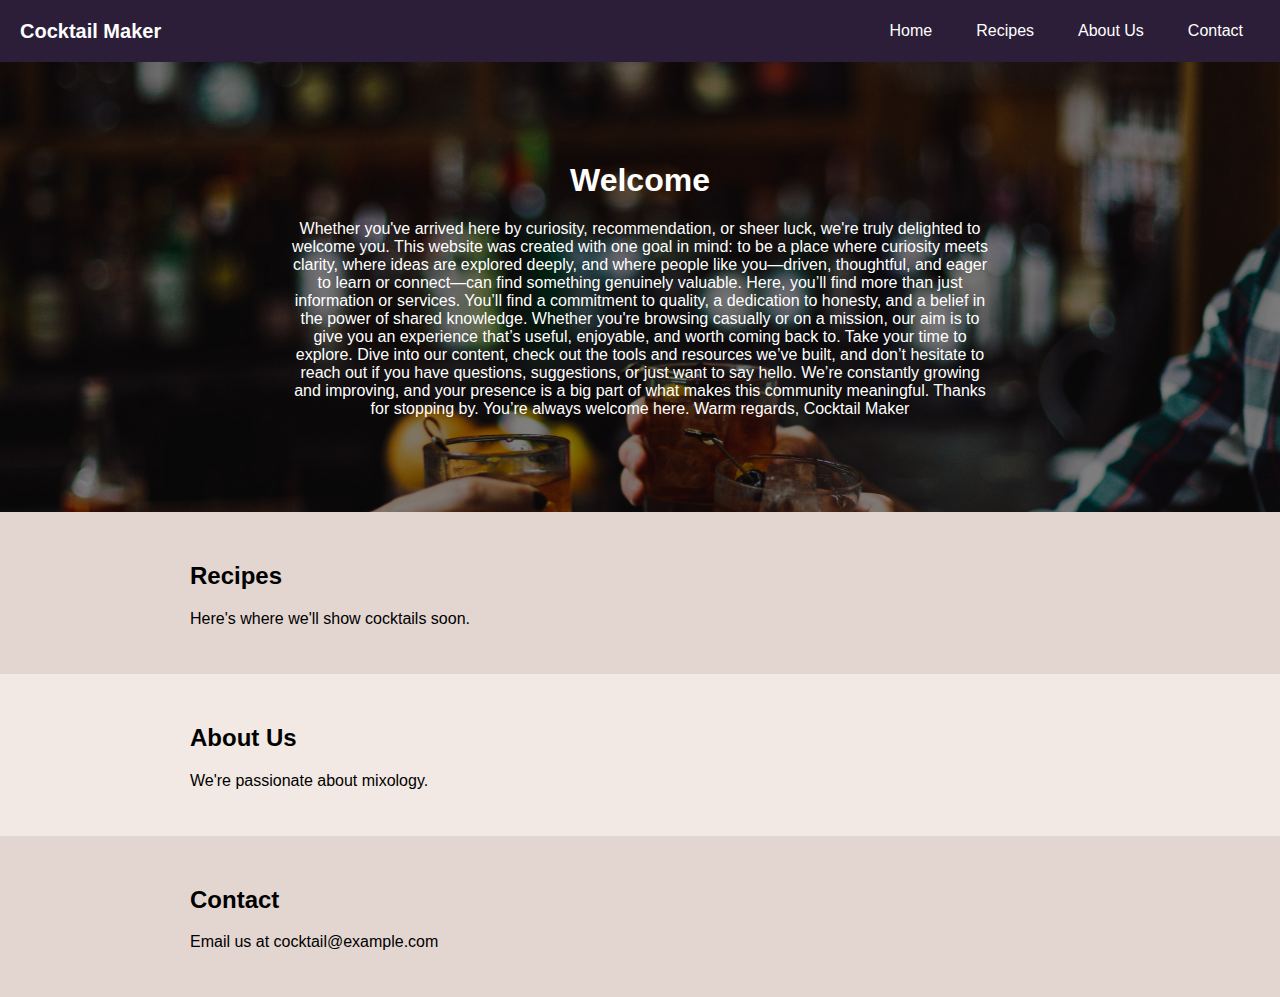
<file: index.html>
<!DOCTYPE html>
<html lang="en">
<head>
  <meta name="viewport" content="width=device-width, initial-scale=1" />
  <link rel="icon" type="image/png" href="Wine-removebg-preview.png">

  <meta charset="UTF-8" />
  <title>Cocktail Maker</title>
  <style>
    form {
      width: 100vw; /* or 100% if container spans full width */
      margin: 0;
      padding: 0; /* adjust if needed */
      background-color: your-color;
    }

    body::before {
      content: "";
      position: fixed;
      top: 0; left: 0; right: 0; bottom: 0;
      background-color: rgba(0, 0, 0, 0.65);
      z-index: -1;
    }

    body {
      margin: 0;
      font-family: Arial, sans-serif;
      text-align: center;
      background-color: #000; /* fallback if image missing */
      color: white;
      position: relative;
    }

    .navbar {
      background-color: #2c1e38;
      backdrop-filter: blur(8px);
      -webkit-backdrop-filter: blur(8px);
      top: 0;
      overflow: visible;
      padding: 10px 20px;
      display: flex;
      justify-content: space-between;
      align-items: center;
      position: relative;
      z-index: 1000000;
    }

    .navbar .logo a {
      color: #ffffff;
      text-decoration: none;
      font-weight: bold;
      font-size: 20px;
    }

    .logo img {
      height: 40px;
      width: auto;
      display: block;
    }

    .navbar .nav-links {
      display: flex;
      gap: 10px;
    }

    .navbar .nav-links a {
      color: #ffffff;
      text-decoration: none;
      padding: 10px 15px;
      border: 2px solid transparent;
      border-radius: 4px;
      transition: background 0.25s, border 0.25s;
    }

    .navbar a:hover {
      border: 2px solid white;
      border-radius: 4px;
      padding: 10px 15px;
    }

    .hamburger {
      display: none;
      flex-direction: column;
      cursor: pointer;
    }

    .hamburger div {
      width: 15px;
      height: 1px;
      background-color: white;
      margin: 2px 0;
      transition: all 0.3s ease;
      transform-origin: center;
    }

    @media (max-width: 600px) {
      .navbar .nav-links {
        position: fixed;
        top: 60px;
        left: -100%;
        width: 100vw;
        height: 100vh;
        background-color: #2c1e38;
        flex-direction: column;
        justify-content: center;
        align-items: center;
        transition: left 0.3s ease;
        z-index: 11000;
      }

      .navbar .nav-links.active {
        left: 0;
      }
      .navbar .nav-links a {
        font-size: 24px;
        padding: 20px;
        color: white;
      }

      .hamburger {
        display: flex;
        z-index: 1101;
      }
    }

    /* Hamburger active (X) state */
    .hamburger.open div:nth-child(1) {
      transform: rotate(45deg) translate(3.5px, 3.5px);
    }

    .hamburger.open div:nth-child(2) {
      opacity: 0;
    }

    .hamburger.open div:nth-child(3) {
      transform: rotate(-45deg) translate(3.5px, -3.5px);
    }

    /* Hero section with background image */
    .hero {
      height: 450px; /* adjust height */
      background-image: url('Website_BG.jpg');
      background-size: cover;
      background-position: center;
      position: relative;
      display: flex;
      justify-content: center;
      align-items: center;
      text-align: center;
      color: white;
      padding: 0 20px;
    }

    /* Dark overlay on hero */
    .hero::after {
      content: '';
      position: absolute;
      top: 0; left: 0; right: 0; bottom: 0;
      background: rgba(0, 0, 0, 0.5);
      z-index: 1;
    }

    /* Text container inside hero */
    .hero-text {
      position: relative;
      z-index: 2;
      max-width: 700px;
    }

    /* Sections with full width backgrounds */
    section {
      padding: 30px 0;
      color: #000;
    }

    /* Container to center content inside sections */
    section .container {
      max-width: 900px;
      margin: 0 auto;
      padding: 0 20px;
      text-align: left;
    }

    /* Individual section background colors */
    #recipes {
      background-color: #e3d6d0; /* purple */
    }

    #services {
      background-color: #f2e9e4; /* lighter */
    }

    #contact {
      background-color: #e3d6d0;
    }
  </style>
</head>

<body>
  <div class="navbar">
    <div class="logo">
      <a href="https://edodd2004.github.io/cocktail-maker/">Cocktail Maker</a>
    </div>

    <div class="hamburger" id="hamburger" onclick="toggleMenu()">
      <div></div>
      <div></div>
      <div></div>
    </div>

    <div class="nav-links" id="navLinks">
      <a href="https://edodd2004.github.io/cocktail-maker/">Home</a>
      <a href="#recipes">Recipes</a>
      <a href="#services">About Us</a>
      <a href="#contact">Contact</a>
    </div>
  </div>

  <section class="hero">
    <div class="hero-text">
      <h1>Welcome</h1>
      <p>Whether you've arrived here by curiosity, recommendation, or sheer luck, we're truly delighted to welcome you.

      This website was created with one goal in mind: to be a place where curiosity meets clarity, where ideas are explored deeply, and where people like you—driven, thoughtful, and eager to learn or connect—can find something genuinely valuable.

      Here, you’ll find more than just information or services. You’ll find a commitment to quality, a dedication to honesty, and a belief in the power of shared knowledge. Whether you're browsing casually or on a mission, our aim is to give you an experience that’s useful, enjoyable, and worth coming back to.

      Take your time to explore. Dive into our content, check out the tools and resources we’ve built, and don’t hesitate to reach out if you have questions, suggestions, or just want to say hello. We’re constantly growing and improving, and your presence is a big part of what makes this community meaningful.

      Thanks for stopping by. You’re always welcome here.

      Warm regards,

      Cocktail Maker
      </p>
    </div>
  </section>

  <section id="recipes">
    <div class="container">
      <h2>Recipes</h2>
      <p>Here's where we'll show cocktails soon.</p>
    </div>
  </section>

  <section id="services">
    <div class="container">
      <h2>About Us</h2>
      <p>We're passionate about mixology.</p>
    </div>
  </section>

  <section id="contact">
    <div class="container">
      <h2>Contact</h2>
      <p>Email us at cocktail@example.com</p>
    </div>
  </section>

  <script>
    function toggleMenu() {
      const navLinks = document.getElementById("navLinks");
      const hamburger = document.getElementById("hamburger");

      navLinks.classList.toggle("active");
      hamburger.classList.toggle("open");
    }
  </script>
</body>
</html>
</file>
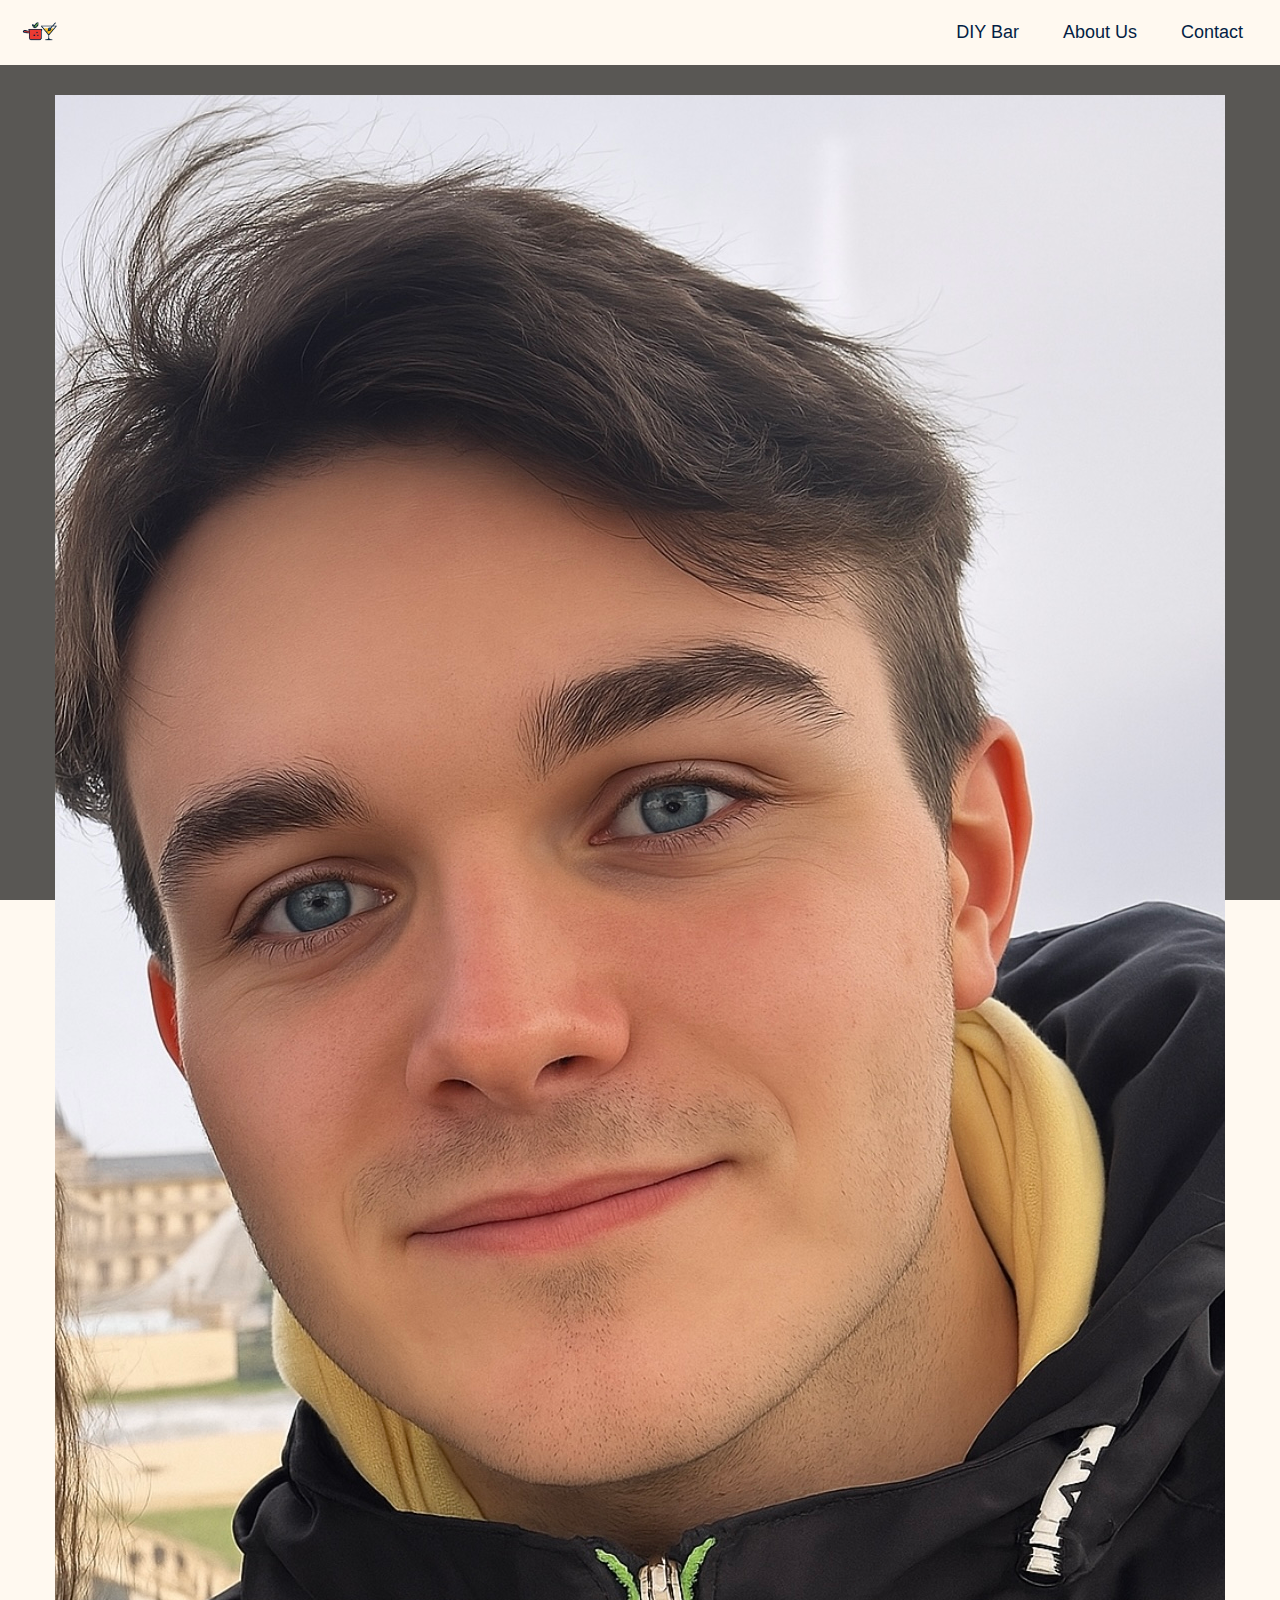
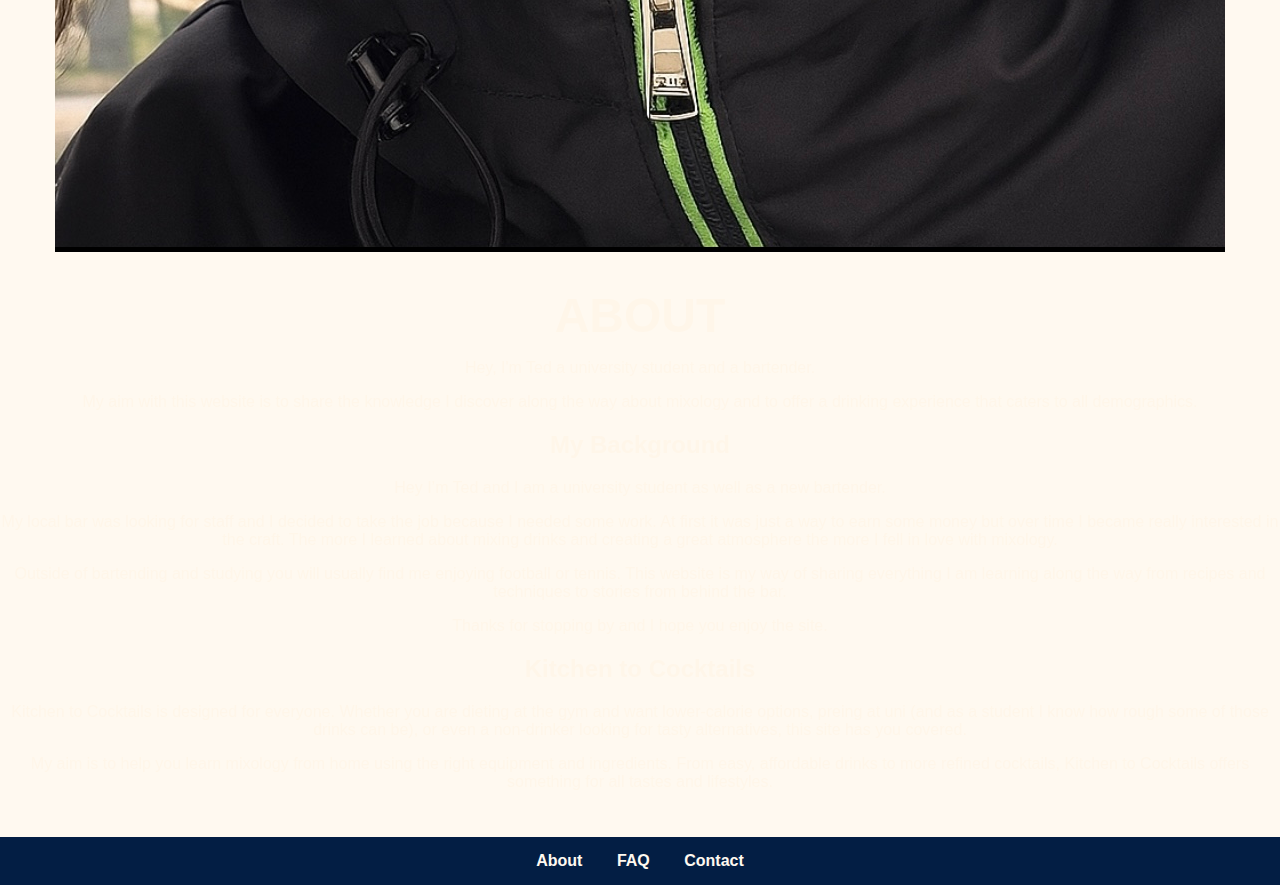
<file: about.html>
<!DOCTYPE html>
<html lang="en">
<head>
  <meta name="viewport" content="width=device-width, initial-scale=1" />
  <link rel="icon" type="image/png" href="Website_Logo.png">
  <meta charset="UTF-8" />
  <title>Cocktail Maker - About Us</title>
  <link rel="stylesheet" href="style.css">
</head>

<body>
  <!-- Navbar: keep as is, shared on all pages -->
  <div class="navbar">
    <div class="logo">
      <a href="index.html">
        <img src="Website_Logo.png" alt="Cocktail Maker Logo" />
      </a>
    </div>

    <div class="hamburger" id="hamburger" onclick="toggleMenu()">
      <div></div>
      <div></div>
      <div></div>
    </div>

    <div class="nav-links" id="navLinks">
      <a href="diy_bar.html">DIY Bar</a>
      <a href="about.html">About Us</a>
      <a href="contact.html">Contact</a>
    </div>
  </div>

  <!-- Photo centered below navbar -->
 <section class="about-section">
  <!-- Photo inside about-section to sit over background -->
  <div class="about-photo-container">
    <img src="About_Us_Photo.PNG" alt="Photo of me" class="about-photo" />
  </div>

  <h1>ABOUT</h1>
  <div class="about-heading-line"></div>
  <p>Hey, I'm Ted a university student and a bartender.</p>

<p>My aim with this website is to share the knowledge I discover along the way about mixology and to offer a drinking experience that caters to all demographics.</p>


  <div class="ethos-content">
    <div>
      <h2>My Background</h2>
       <div class="about-heading-line"></div>
     <p>Hey I’m Ted and I am a university student as well as a new bartender.</p>

<p>My local bar was looking for staff and I decided to take the job because I needed some work. At first it was just a way to earn some money but over time I became really interested in the craft. The more I learned about mixing drinks and creating a great atmosphere the more I fell in love with mixology.</p>

<p>Outside of bartending and studying you will usually find me enjoying football or tennis. This website is my way of sharing everything I am learning along the way from recipes and techniques to stories from behind the bar.</p>

<p>Thanks for stopping by and I hope you enjoy the site.</p>

    </div>
  </div>

    <!-- Moved below photo section and centered -->
    <div class="ethos-content">
      <h2 class="ethos-heading">Kitchen to Cocktails</h2>
       <div class="about-heading-line"></div>
     <p>Kitchen to Cocktails is designed for everyone. Whether you are dieting at the gym and want lower-calorie options, preing at uni (and as a student I know how rough some of those drinks can be), or even a non-drinker looking for tasty alternatives, this site has you covered.</p>

<p>My aim is to help you learn mixology from home using the right equipment and ingredients. From easy, affordable drinks to more refined cocktails, Kitchen to Cocktails offers something for all tastes and lifestyles.</p>

      <div class="ethos-images">
      </div>
    </div>
  </section>

  <!-- Navbar toggle script -->
  <script>
    function toggleMenu() {
      const navLinks = document.getElementById("navLinks");
      const hamburger = document.getElementById("hamburger");

      navLinks.classList.toggle("active");
      hamburger.classList.toggle("open");
    }
  </script>

  <footer class="site-footer">
    <div class="footer-links">
      <a href="about.html">About</a>
      <a href="FAQ.html">FAQ</a>
      <a href="contact.html">Contact</a>
    </div>
  </footer>
</body>
</html>
</file>
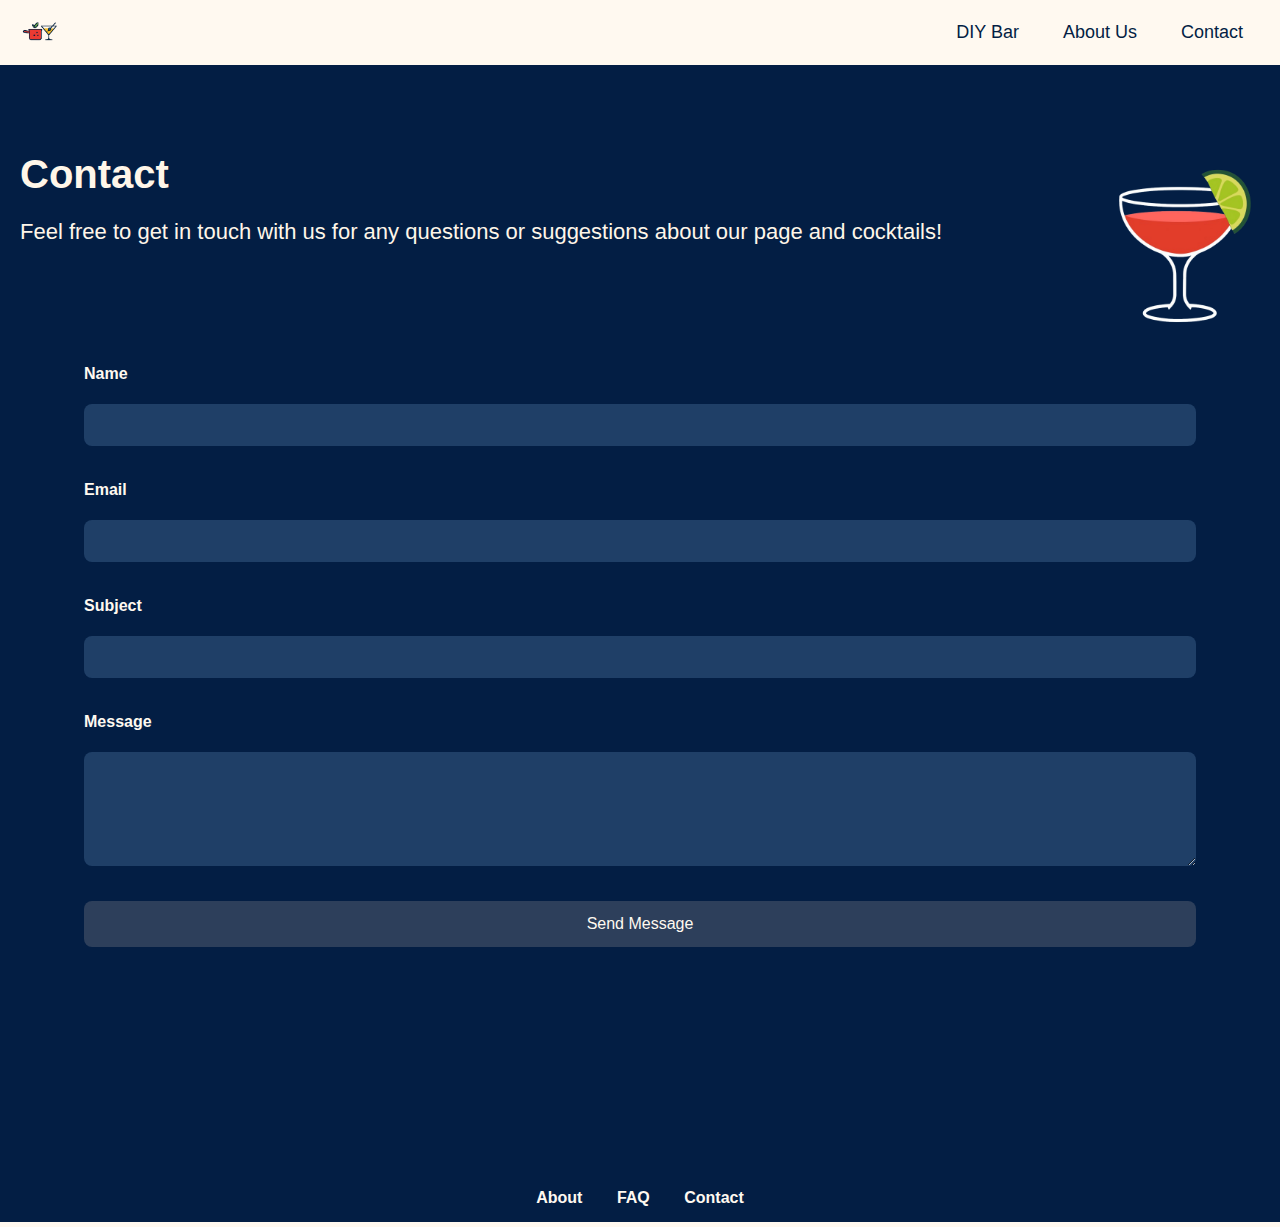
<file: contact.html>
<!DOCTYPE html>
<html lang="en">
<head>
  <meta name="viewport" content="width=device-width, initial-scale=1" />
  <link rel="icon" type="image/png" href="Website_Logo.png" />
  <meta charset="UTF-8" />
  <title>Contact - Kitchen to Cocktail</title>
  <link rel="stylesheet" href="style.css" />
</head>

<body>
  <div class="navbar">
    <div class="logo">
      <a href="index.html">
        <img src="Website_Logo.png" alt="Cocktail Maker Logo" />
      </a>
    </div>

    <div class="hamburger" id="hamburger">
      <div></div>
      <div></div>
      <div></div>
    </div>

    <div class="nav-links" id="navLinks">
      <a href="diy_bar.html">DIY Bar</a>
      <a href="about.html">About Us</a>
      <a href="contact.html">Contact</a>
    </div>
  </div>

  <section id="contact">
    <img src="Contact_Us_Logo-removebg-preview.png" alt="Contact Us Logo" class="top-right-photo" />
    <h1>Contact</h1>
    <p>Feel free to get in touch with us for any questions or suggestions about our page and cocktails!</p>

    <form class="contact-form" action="https://formspree.io/f/meozqnbj" method="POST">
      <label for="name">Name</label>
      <input id="name" name="name" type="text" required data-maxwords="10" />

      <label for="email">Email</label>
      <input id="email" name="email" type="email" required data-maxwords="1" />

      <label for="subject">Subject</label>
      <input id="subject" name="subject" type="text" data-maxwords="5" />

      <label for="message">Message</label>
      <textarea id="message" name="message" rows="5" required data-maxwords="50"></textarea>

      <button type="submit">Send Message</button>
      <p id="form-status" style="margin-top: 1em;"></p>
    </form>
  </section>

  <script>
    document.addEventListener("DOMContentLoaded", () => {
      // Toggle nav menu
      const navLinks = document.getElementById("navLinks");
      const hamburger = document.getElementById("hamburger");

      hamburger.addEventListener("click", () => {
        navLinks.classList.toggle("active");
        hamburger.classList.toggle("open");
      });

      // Word limit enforcement
      document.querySelectorAll('[data-maxwords]').forEach((field) => {
        field.addEventListener('input', () => {
          const maxWords = parseInt(field.getAttribute('data-maxwords'), 10);
          const words = field.value.trim().split(/\s+/);
          if (words.length > maxWords) {
            field.value = words.slice(0, maxWords).join(' ');
          }
        });
      });

      // Form submission with feedback
      const form = document.querySelector(".contact-form");
      const status = document.getElementById("form-status");

      form.addEventListener("submit", async (e) => {
        e.preventDefault();
        const data = new FormData(form);
        const response = await fetch(form.action, {
          method: form.method,
          body: data,
          headers: { 'Accept': 'application/json' }
        });

        if (response.ok) {
          status.textContent = "✅ Thanks for your message!";
          status.style.color = "green";
          form.reset();
        } else {
          status.textContent = "❌ Oops! Something went wrong.";
          status.style.color = "red";
        }
      });
    });

    <div id="thankYouPopup" class="popup hidden">
    <div class="popup-content">
      <span class="close-btn" id="closePopup">&times;</span>
      <h2>Thank you!</h2>
      <p>Your message has been sent.</p>
    </div>
  </div>
  </script>

  <footer class="site-footer">
    <div class="footer-links">
      <a href="about.html">About</a>
      <a href="faq.html">FAQ</a>
      <a href="contact.html">Contact</a>
    </div>
  </footer>
</body>
</html>
</file>
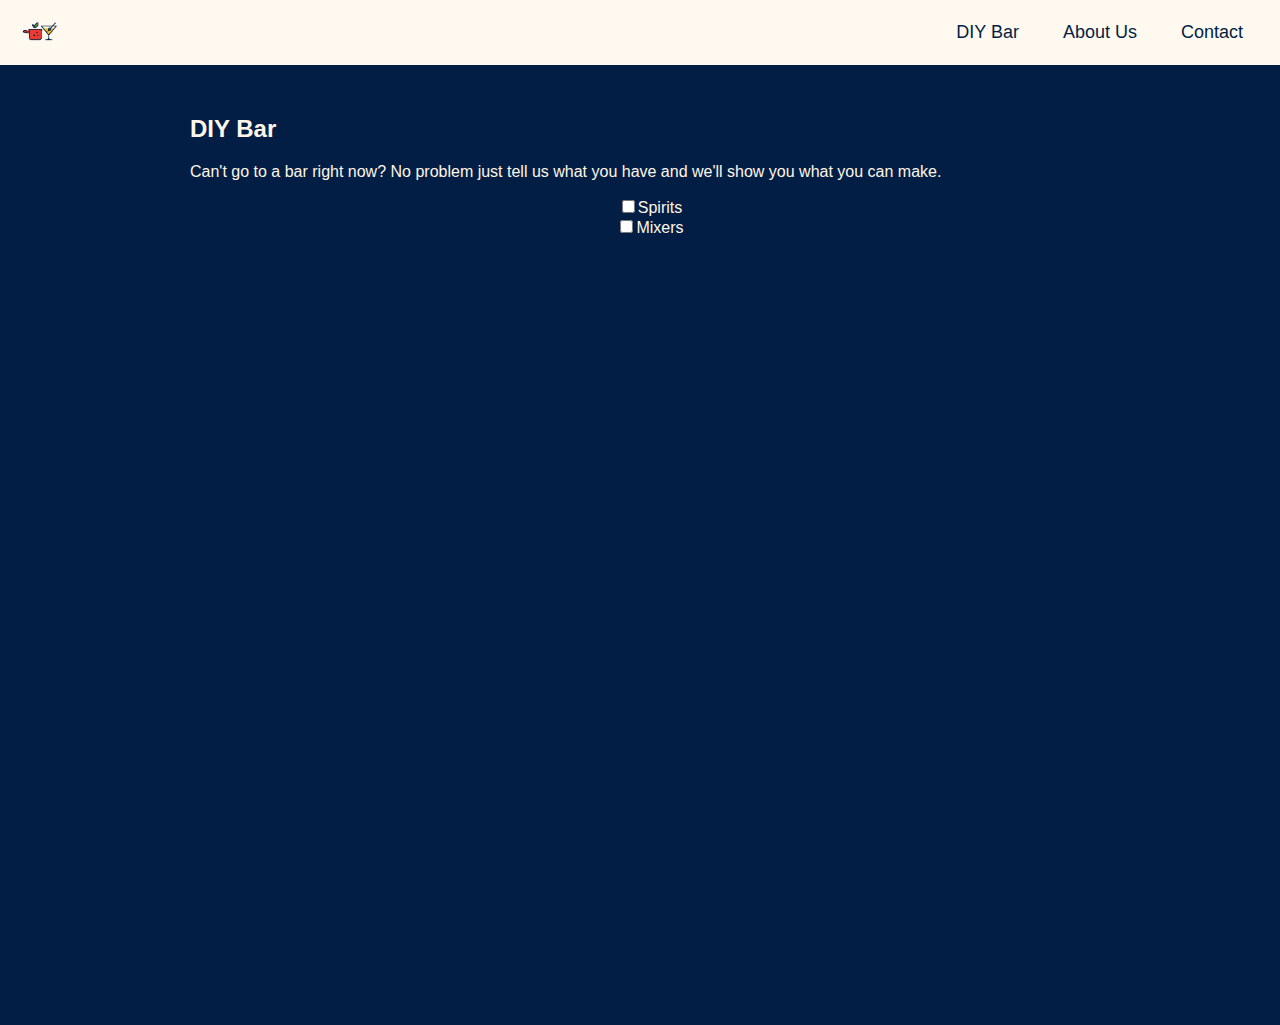
<file: diy_bar.html>
<!DOCTYPE html>
<html lang="en">

<head>
  <meta name="viewport" content="width=device-width, initial-scale=1" />
  <link rel="icon" type="image/png" href="Wine-removebg-preview.png" />
  <meta charset="UTF-8" />
  <title>DIY Bar - Cocktail Maker</title>
  <link rel="stylesheet" href="style.css" />
</head>

<body>
  <div class="navbar">
    <div class="logo">
      <a href="index.html">
        <img src="Website_Logo.png" alt="Cocktail Maker Logo" />
      </a>
    </div>

    <div class="hamburger" id="hamburger" onclick="toggleMenu()">
      <div></div>
      <div></div>
      <div></div>
    </div>

    <div class="nav-links" id="navLinks">
      <a href="diy_bar.html">DIY Bar</a>
      <a href="about.html">About Us</a>
      <a href="contact.html">Contact</a>
    </div>
  </div>

  <!-- DIY Bar Section -->
  <section id="diy_bar">
    <div class="container">
      <h2>DIY Bar</h2>
      <p>Can't go to a bar right now? No problem just tell us what you have and we'll show you what you can make.</p>
    </div>
    <div id="checklist-container"></div>
  </section>

  <script>
    function toggleMenu() {
      const navLinks = document.getElementById("navLinks");
      const hamburger = document.getElementById("hamburger");

      navLinks.classList.toggle("active");
      hamburger.classList.toggle("open");
    }

    const data = [
      {
        name: "Spirits",
        children: [
          {
            name: "Vodka",
            children: [
              { name: "Flavored Vodka" },
              { name: "Plain Vodka" }
            ]
          },
          {
            name: "Whiskey",
            children: [
              { name: "Bourbon" },
              { name: "Scotch" }
            ]
          }
        ]
      },
      {
        name: "Mixers",
        children: [
          { name: "Soda" },
          { name: "Juices" }
        ]
      }
    ];

    function createNode(node) {
      const container = document.createElement('div');
      container.style.marginLeft = '20px';

      const checkbox = document.createElement('input');
      checkbox.type = 'checkbox';
      checkbox.id = node.name;

      const label = document.createElement('label');
      label.htmlFor = node.name;
      label.textContent = node.name;

      container.appendChild(checkbox);
      container.appendChild(label);

      if (node.children && node.children.length) {
        const childrenContainer = document.createElement('div');
        childrenContainer.style.display = 'none'; // hidden by default
        childrenContainer.style.marginLeft = '20px';

        node.children.forEach(child => {
          childrenContainer.appendChild(createNode(child));
        });

        container.appendChild(childrenContainer);

        checkbox.addEventListener('change', () => {
          childrenContainer.style.display = checkbox.checked ? 'block' : 'none';
        });
      }

      return container;
    }

    const root = document.getElementById('checklist-container');
    data.forEach(item => {
      root.appendChild(createNode(item));
    });
  </script>
</body>

</html>
</file>
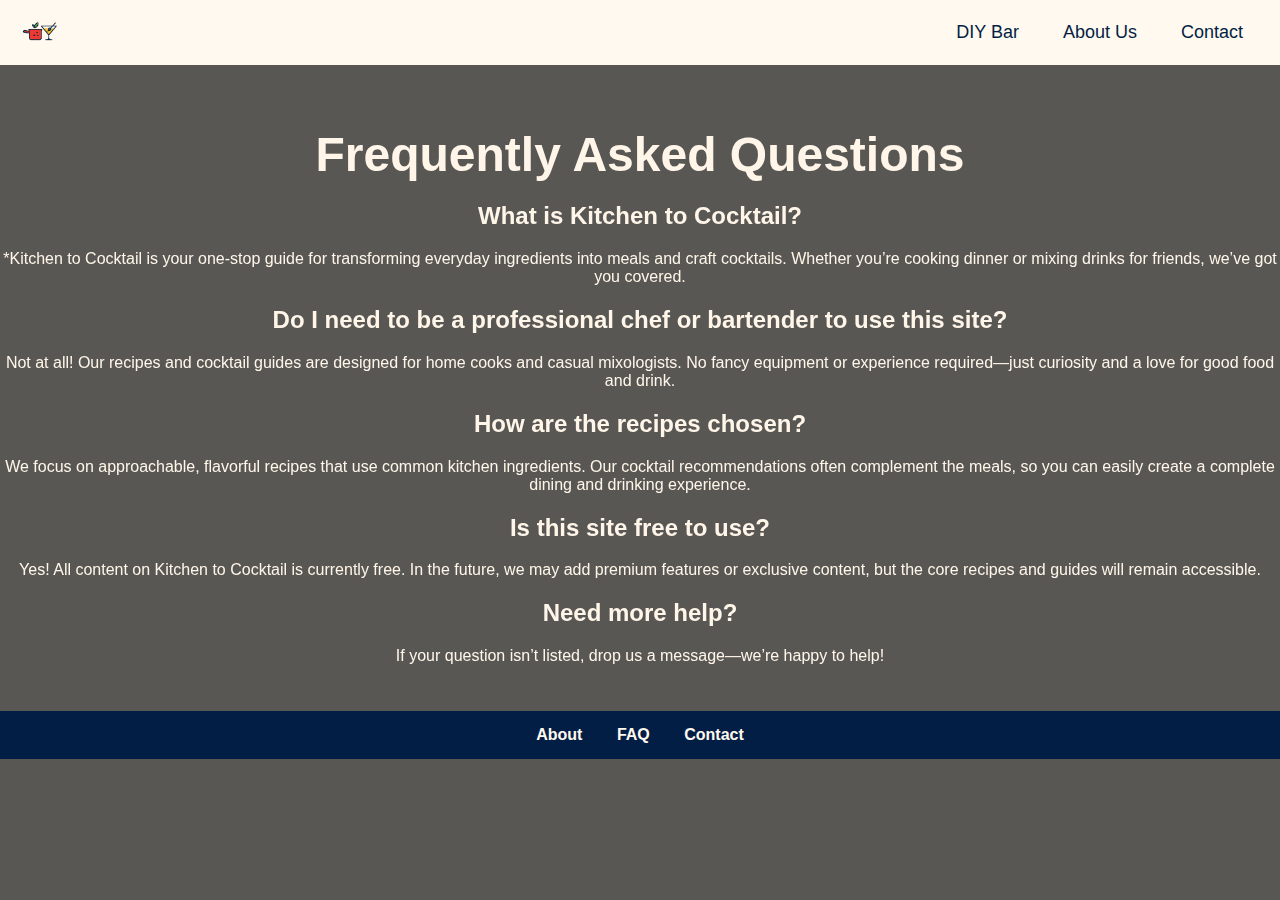
<file: FAQ.html>
<!DOCTYPE html>
<html lang="en">
<head>
  <meta name="viewport" content="width=device-width, initial-scale=1" />
   <link rel="icon" type="image/png" sizes="192x192" href="Website_Logo.png">

  <meta charset="UTF-8" />
  <title>Kitchen to Cocktail</title>
  <link rel="stylesheet" href="style.css" />
</head>

<body>
  <div class="navbar">
    <div class="logo">
      <a href="index.html">
        <img src="Website_Logo.png" alt="Logo" style="height: 40px; width: auto;">
      </a>
    </div>

    <div class="hamburger" id="hamburger" onclick="toggleMenu()">
      <div></div>
      <div></div>
      <div></div>
    </div>

    <div class="nav-links" id="navLinks">
      <a href="diy_bar.html">DIY Bar</a>
      <a href="about.html">About Us</a>
      <a href="contact.html">Contact</a>
    </div>
  </div>

<section id="FAQ">

  <h1>Frequently Asked Questions</h1>

  <h2>What is Kitchen to Cocktail?</h2>
  <p><span class="highlight">*</span>Kitchen to Cocktail is your one-stop guide for transforming everyday ingredients into meals and craft cocktails. Whether you’re cooking dinner or mixing drinks for friends, we’ve got you covered.</p>

  <h2>Do I need to be a professional chef or bartender to use this site?</h2>
  <p>Not at all! Our recipes and cocktail guides are designed for home cooks and casual mixologists. No fancy equipment or experience required—just curiosity and a love for good food and drink.</p>

  <h2>How are the recipes chosen?</h2>
  <p>We focus on approachable, flavorful recipes that use common kitchen ingredients. Our cocktail recommendations often complement the meals, so you can easily create a complete dining and drinking experience.</p>

  <h2>Is this site free to use?</h2>
  <p>Yes! All content on Kitchen to Cocktail is currently free. In the future, we may add premium features or exclusive content, but the core recipes and guides will remain accessible.</p>

  <h2>Need more help?</h2>
  <p>If your question isn’t listed, drop us a message—we’re happy to help!</p>
</section>
 <script>
    function toggleMenu() {
      const navLinks = document.getElementById("navLinks");
      const hamburger = document.getElementById("hamburger");

      navLinks.classList.toggle("active");
      hamburger.classList.toggle("open");
    }

    const data = [
      {
        name: "Spirits",
        children: [
          {
            name: "Vodka",
            children: [
              { name: "Flavored Vodka" },
              { name: "Plain Vodka" }
            ]
          },
          {
            name: "Whiskey",
            children: [
              { name: "Bourbon" },
              { name: "Scotch" }
            ]
          }
        ]
      },
      {
        name: "Mixers",
        children: [
          { name: "Soda" },
          { name: "Juices" }
        ]
      }
    ];

    function createNode(node) {
      const container = document.createElement('div');
      container.style.marginLeft = '20px';

      const checkbox = document.createElement('input');
      checkbox.type = 'checkbox';
      checkbox.id = node.name;

      const label = document.createElement('label');
      label.htmlFor = node.name;
      label.textContent = node.name;

      container.appendChild(checkbox);
      container.appendChild(label);

      if (node.children && node.children.length) {
        const childrenContainer = document.createElement('div');
        childrenContainer.style.display = 'none'; // hidden by default
        childrenContainer.style.marginLeft = '20px';

        node.children.forEach(child => {
          childrenContainer.appendChild(createNode(child));
        });

        container.appendChild(childrenContainer);

        checkbox.addEventListener('change', () => {
          childrenContainer.style.display = checkbox.checked ? 'block' : 'none';
        });
      }

      return container;
    }

    const root = document.getElementById('checklist-container');
    data.forEach(item => {
      root.appendChild(createNode(item));
    });
  </script>

<footer class="site-footer">
  <div class="footer-links">
    <a href="about.html">About</a>
    <a href="FAQ.html">FAQ</a>
    <a href="contact.html">Contact</a>
  </div>
</footer>
</body>
</html>
</file>
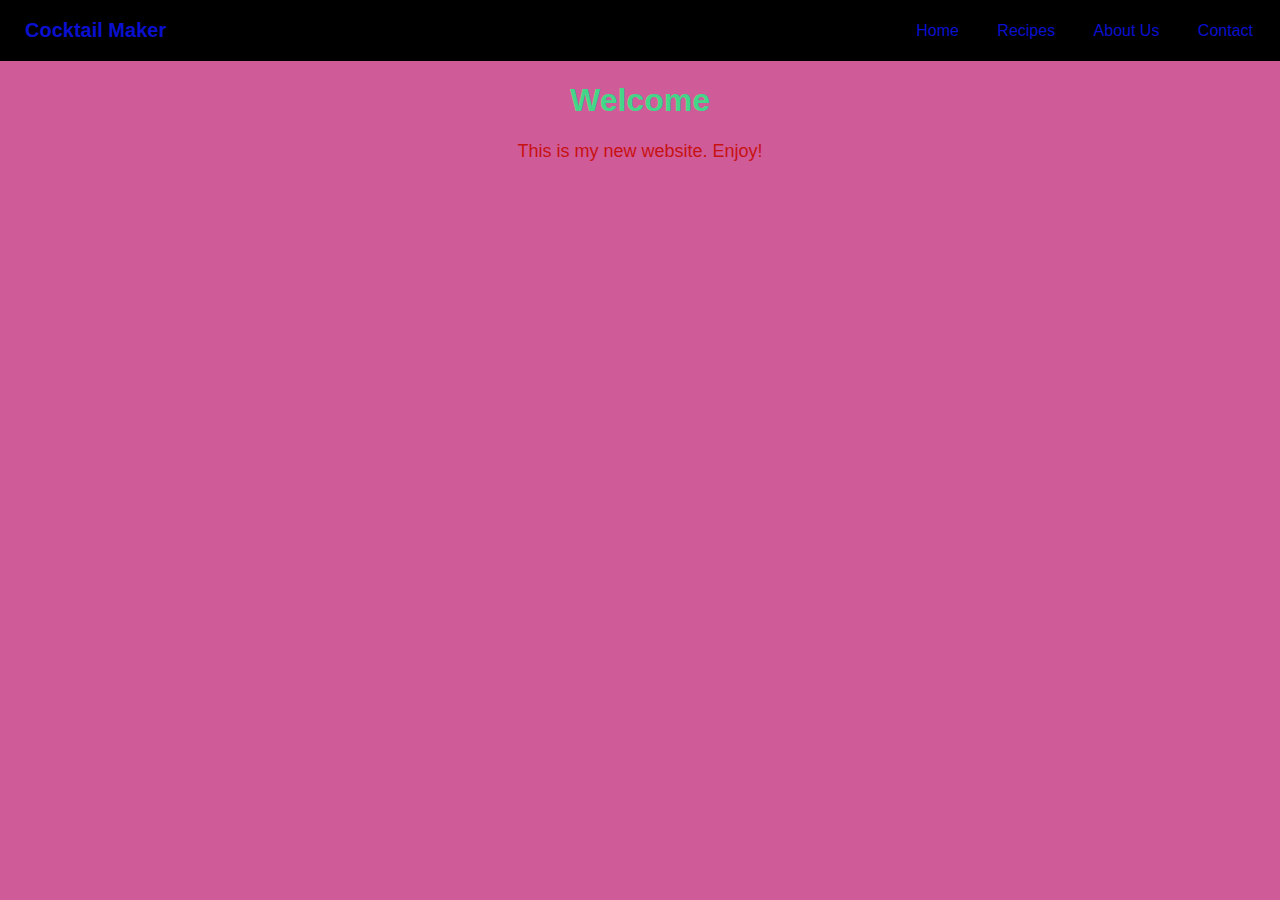
<file: Website_Draft.html>
<!DOCTYPE html>
<html lang="en">
<head>
    <meta charset="UTF-8" />
    <title>Cocktail Maker</title>
    <style>
        body {
            margin: 0;
            background-color: #d05b99;
            font-family: Arial, sans-serif;
            text-align: center;
            padding-top: 0px;
        }

        .navbar {
            background-color: #000000;
            overflow: hidden;
            padding: 5px 10px;
            display: flex;
            justify-content: space-between;
            align-items: center; /* Fix spelling here */
        }

        .navbar .logo a {
            color: rgb(10, 16, 206);
            text-decoration: none;
            padding: 14px 15px;
            display: inline-block;
            font-weight: bold;
            font-size: 20px;
        }

        .navbar .nav-links {
            /* Remove float */
            /* Flexbox handles alignment */
        }

        .navbar .nav-links a {
            color: rgb(10, 16, 206);
            text-decoration: none;
            padding: 14px 15px;
            display: inline-block;
            transition: background 0.25s, border 0.25s;
            border: 2px solid transparent; /* invisible border for smooth hover */
            border-radius: 4px;
            box-sizing: border-box;
        }

        .navbar a:hover {
            background-color: transparent;
            border: 2px solid white;
            border-radius: 4px;
            padding: 12px 18px; /* Keep padding consistent */
            box-sizing: border-box;
        }

        @media (max-width: 600px) {
            .navbar {
                flex-direction: column;
                align-items: center;
            }

            .navbar .nav-links a {
                display: block;
                padding: 10px;
            }
        }

        h1 {
            color: #44d688;
        }

        p {
            color: #c71212;
            font-size: 18px;
        }
    </style>
</head>

<body>
    <div class="navbar">
        <div class="logo">
            <a href="#">Cocktail Maker</a>
        </div>
        <div class="nav-links">
            <a href="index.html">Home</a>
            <a href="#">Recipes</a>
            <a href="#">About Us</a>
            <a href="#">Contact</a>
        </div>
    </div>

    <h1>Welcome</h1>
    <p>This is my new website. Enjoy!</p>

</body>
</html>
</file>
<file: style.css>
html, body {
  margin: 0;
  padding: 0;
  min-height: 100vh;
  color: #FFF9F0;
  height: auto;
  overflow-x: hidden;
  display: flex;
  flex-direction: column;
  scroll-behavior: smooth;
}


footer {
  background-color: #031E44;
  color: #FFF9F0;
  padding: 20px;
  text-align: center;
}


form {
  width: 100%;          /* safer than 100vw */
  max-width: 800px;     /* optional, limits max width */
  margin: 0 auto;       /* center horizontally */
  padding: 20px;        /* some padding so content isn't flush */
  background-color: #031E44;
  box-sizing: border-box; /* include padding in width */
}



body::before {
  content: "";
  position: fixed;
  top: 0; left: 0; right: 0; bottom: 0;
  background-color: rgba(0, 0, 0, 0.65);
  z-index: -1;
}

body {
  margin: 0;
  font-family: Arial, sans-serif;
  text-align: center;
  background-color: #FFF9F0; /* fallback if image missing */
  color: #FFF9F0;
  position: relative;
}

.navbar {
  background-color: #FFF9F0;
  backdrop-filter: blur(8px);
  -webkit-backdrop-filter: blur(8px);
  top: 0;
  overflow: visible;
  padding: 10px 20px;
  display: flex;
  justify-content: space-between;
  align-items: center;
  position: relative;
  z-index: 1000000;
}

/* FIXED: Logo link styles to prevent large border box on click/hover */
.navbar .logo a,
.navbar .logo a:focus,
.navbar .logo a:hover,
.navbar .logo a:active {
  outline: none !important;
  border: none !important;
  box-shadow: none !important;
  background: none !important;
  padding: 0 !important;
  margin: 0 !important;
  cursor: pointer;
}

/* Logo image size lock */
.logo img {
  height: 40px;
  width: auto;
  display: block;
  border: none;
  margin: 0;
  padding: 0;
}

.navbar .logo a {
  color: #ffffff;
  text-decoration: none;
  font-weight: bold;
  font-size: 20px;
}

.navbar .nav-links {
  display: flex;
  gap: 10px;
}

.navbar .nav-links a {
  color: #031E44;
  text-decoration: none;
  padding: 10px 15px;
  border: 2px solid transparent;
  border-radius: 4px;
  transition: background 0.25s, border 0.25s;
  font-size: clamp(1rem, 2vw, 1.125rem);
}

.navbar a:hover {
  border: 2px solid #031E44;
  border-radius: 4px;
  padding: 10px 15px;
}

.hamburger {
  display: none;
  flex-direction: column;
  cursor: pointer;
}

.hamburger div {
  width: 15px;
  height: 1px;
  background-color: #031E44;
  margin: 2px 0;
  transition: all 0.3s ease;
  transform-origin: center;
}

/* Responsive layout for smaller screens */
@media (max-width: 600px) {
  .navbar .nav-links {
    position: fixed;
    top: 58.5px;
    left: -100%;
    width: 100vw;
    height: 285px;
    background-color: #031E44;
    flex-direction: column;
    justify-content: center;
    align-items: center;
    transition: left 0.3s ease;
    z-index: 11000;
  }

  .navbar .nav-links.active {
    left: 0;
  }

  .navbar .nav-links a {
    font-size: 24px;
    padding: 15px;
    color: #FFF9F0;
  }

  .hamburger {
    display: flex;
    z-index: 1101;
  }

  /* Logo size + reset hover/focus behavior inside media query */
  .navbar img {
    height: 40px;
    width: auto;
    display: block;
    border: none;
  }

  /* Remove outline/border on logo links when clicked or hovered */
  .navbar a:focus,
  .navbar a:active,
  .navbar a:hover {
    outline: none;
    border: none;
    box-shadow: none;
    background: none;
  }
}

/* Hamburger active (X) state */
.hamburger.open div:nth-child(1) {
  transform: rotate(45deg) translate(3.5px, 3.5px);
}

.hamburger.open div:nth-child(2) {
  opacity: 0;
}

.hamburger.open div:nth-child(3) {
  transform: rotate(-45deg) translate(3.5px, -3.5px);
}


.hero {
  padding: 60px 20px;
  text-align: center;
  height: 100vh;
  background-color: #031E44;
}


.hero-text h1 {
  font-size: 40px;
  margin-bottom: 10px;
}


/* Text container inside hero */
.hero-text p {
  font-size: 22px;
  margin-bottom: 30px;
}

.mode-icons {
  display: flex;
  justify-content: center;
  flex-wrap: wrap;
  gap: 40px;
}

.mode {
  display: flex;
  flex-direction: column;
  align-items: center;
  cursor: pointer;
  transition: transform 0.2s ease;
}

.mode:hover {
  transform: scale(1.05);
}


.mode p {
  font-weight: bold;
  font-size: 16px;
  margin: 0;
  color:#2C3E50;
  text-align: centre;
}
/* New wrapper for icon + text */
.icon-box {
  border: 3px solid #FFF9F0;   /* white border */
  border-radius: 8px;
  padding: 15px 10px 10px 10px; /* more padding top and sides, less bottom */
  background-color: #FFF9F0;    /* white background inside border */
  width: 120px;                 /* fix width */
  box-sizing: border-box;
  display: flex;
  flex-direction: column;
  align-items: center;
  cursor: pointer; /* optional, if you want the box clickable */
  transition: transform 0.2s ease;
}

.icon-box:hover {
  transform: scale(1.05);
}

/* Remove border & padding from image */
.icon-box img {
  width: 120px;
  height: 120px;
  object-fit: contain;
  margin-bottom: 10px;
  border: none;
  padding: 0;
  border-radius: 6px; /* optional slight rounding of image corners */
}

/* Style the label inside the box */
.icon-box p {
  font-weight: bold;
  font-size: 16px;
  margin: 0;
  color: #2C3E50;
  text-align: center;
}

.start-button {
  margin-top: 40px;
  background-color: #F44336;
  color: #FFF9F0;
  font-weight: bold;
  border: none;
  padding: 18px 35px;
  font-size: 16px;
  cursor: pointer;
  border-radius: 8px;
  box-shadow: 0 4px 8px rgba(0,0,0,0.15);
  transition: background-color 0.3s ease;
  margin-bottom: 30px; /* adds spacing from the icons */
}

.start-button:hover {
  background-color:#F44336;
   transform: scale(1.05);
}

/* Fix icon container spacing */
.hero-text {
  display: flex;
  flex-direction: column;
  align-items: center;
}


/* General section styles */
section {
  padding: 30px 0;
  color: #FFF6E9;
}

section .container {
  max-width: 900px;
  margin: 0 auto;
  padding: 0 20px;
  text-align: left;
}

/* Individual section background colors */
#diy_bar {
  background-color: #031E44; /* purple */
  height: 100vh;
}

#about {
  background-color: #031E44;
  height: auto;
}

#contact {
  min-height: 100vh;
  background-color: #031E44;
  color: FFF9F0;
  padding: 60px 20px;
  text-align: center;
  padding-bottom: 80px;
}

/* Responsive adjustments */
@media (max-width: 600px) {
  section {
    padding: 20px 10px;
  }

  section .container {
    max-width: 90vw;
    padding: 0 10px;
  }

  .hero {
    height: auto;
    padding: 40px 20px;
  }

  .hero-text {
    max-width: 90vw;
    font-size: 16px;
    padding: 0 10px;
  }

  h1 {
    font-size: 24px;
  }
}

h1 {
  font-size: clamp(2rem, 5vw, 3rem);
  margin-bottom: 0.5rem;
}
.site-footer {
  background-color: #031E44; /* dark blue background like navbar */
  padding: 15px 0;
  text-align: center;
  position: relative;
}

.footer-links a {
  color: #FFF9F0; /* light color like navbar text */
  margin: 0 15px;
  text-decoration: none;
  font-weight: bold;
  font-size: 1rem;
  transition: color 0.3s ease;
}

.footer-links a:hover {
  color: #F7A072; /* a nice highlight color on hover */
  text-decoration: underline;
}



#contact h1 {
  font-size: 40px;
  margin-bottom: 10px;
  text-align: left;
}

#contact p {
  font-size: 22px;
  margin-bottom: 30px;
  text-align: left;
}

.contact-form {
  width: 100%;
  max-width: none;         /* ensure no limit */
  padding: 0 5vw;          /* 5% padding on each side */
  box-sizing: border-box;  /* ensure padding doesn't shrink the content */
  display: flex;
  flex-direction: column;
  gap: 15px;
  margin-bottom: 80px;
}

.contact-form input,
.contact-form textarea {
  width: 100%;
  padding: 12px 15px;
  box-sizing: border-box;
  border-radius: 8px;
  border: none;
  background-color: #1f3f67;
  color: #FFF9F0;
  font-size: 16px;
  margin-bottom: 20px; /* space between fields */
  resize: vertical; /* for textarea */
}

.contact-form input::placeholder,
.contact-form textarea::placeholder {
  color: #b0c4de;
}
textarea {
  max-height: 1500px;  /* or any suitable max height */
  overflow-y: auto;   /* adds a scrollbar inside the textarea when content exceeds max height */
  width: 100%;
  box-sizing: border-box;
}


.contact-form button {
  background-color: #2D3F5B;
  width: 100%;
  color: #FFF9F0;
  padding: 14px;
  font-size: 16px;
  border-radius: 8px;
  border: none;
  cursor: pointer;
  transition: background-color 0.3s ease;
}

.contact-form button:hover {
  background-color: #1b2d4d;
}
.contact-form label {
  display: block;
  text-align: left;
  margin-bottom: 6px; /* small space between label and input */
  font-weight: 600;
  color: #FFF9F0; /* or whatever color fits your design */
}
.top-right-photo {
  float: right;
  width: 150px;
  height: auto;
  margin: 0 0 15px 15px; /* margin top right bottom left */
}
textarea {
  scroll-behavior: smooth;
}
</file>
